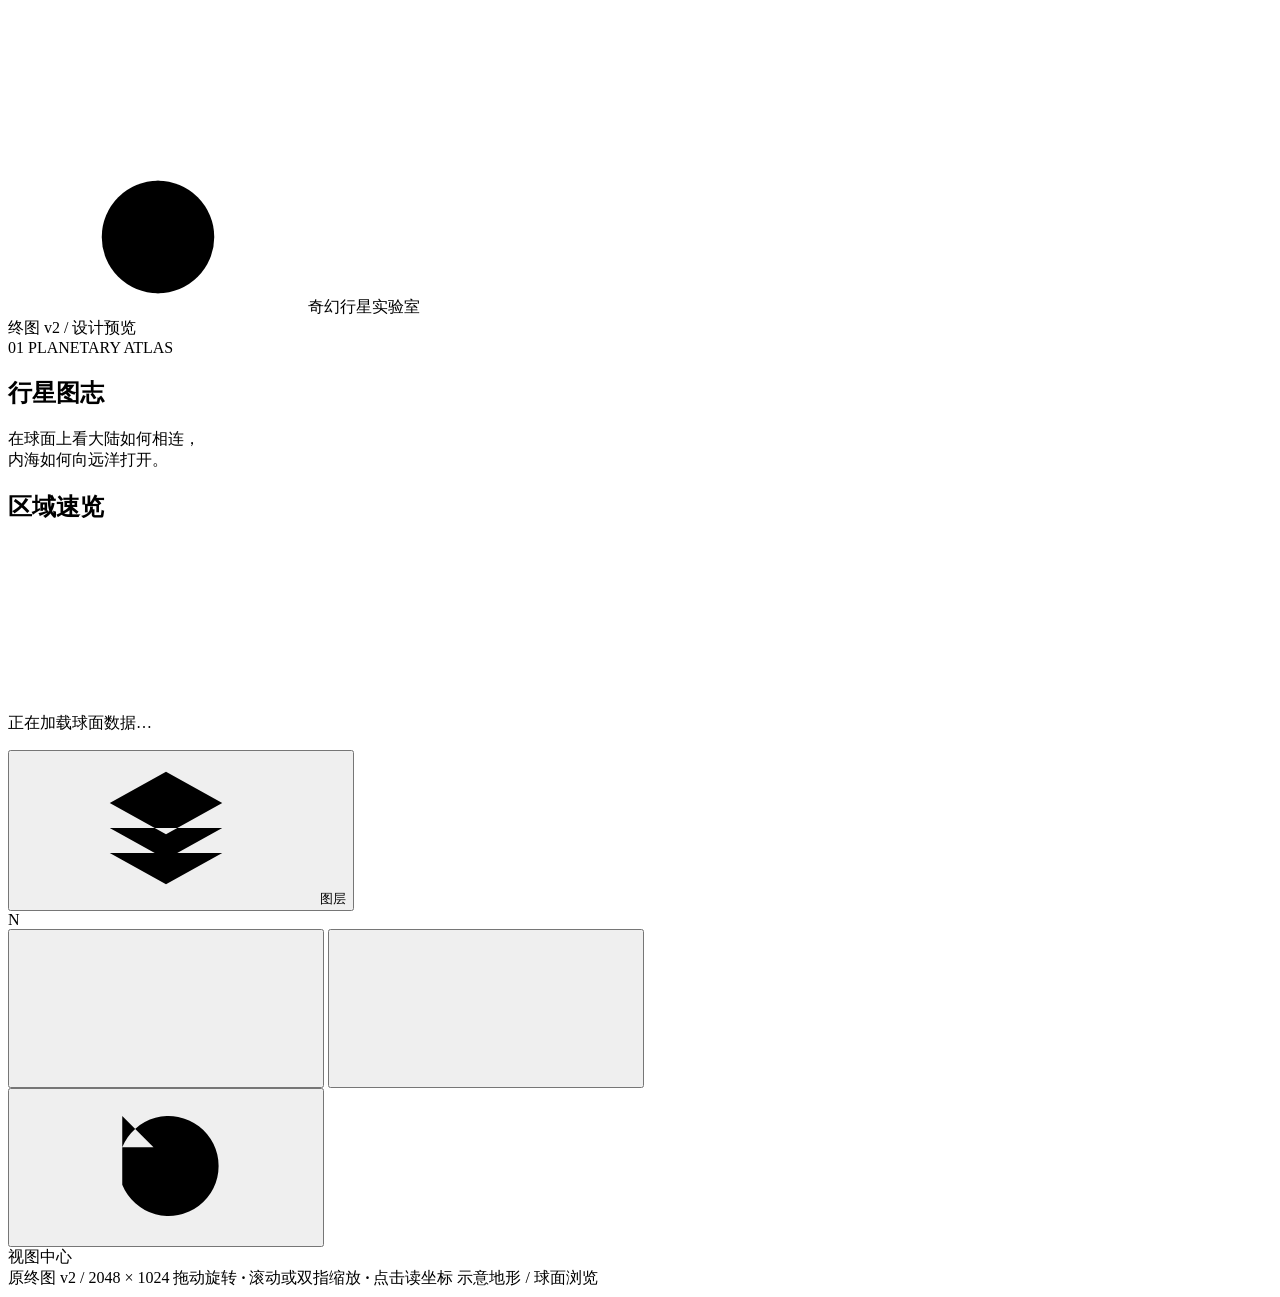
<file: viewer/index.html>
<!doctype html>
<html lang="zh-CN">
<head>
  <meta charset="utf-8">
  <meta name="viewport" content="width=device-width, initial-scale=1">
  <meta name="theme-color" content="#0b1319">
  <title>行星图志 · 终图 v2</title>
  <style><!-- STYLE --></style>
</head>
<body>
  <svg class="symbols" xmlns="http://www.w3.org/2000/svg" aria-hidden="true">
    <symbol id="globe-icon" viewBox="0 0 24 24"><circle cx="12" cy="12" r="9"/><ellipse cx="12" cy="12" rx="4" ry="9"/><path d="M3 12h18"/></symbol>
    <symbol id="layers-icon" viewBox="0 0 24 24"><path d="m12 3 9 5-9 5-9-5 9-5Zm-9 9 9 5 9-5M3 16l9 5 9-5"/></symbol>
    <symbol id="reset-icon" viewBox="0 0 24 24"><path d="M5 9a8 8 0 1 1 0 6M5 4v5h5"/></symbol>
    <symbol id="plus-icon" viewBox="0 0 24 24"><path d="M6 12h12M12 6v12"/></symbol>
    <symbol id="minus-icon" viewBox="0 0 24 24"><path d="M6 12h12"/></symbol>
    <symbol id="arrow-icon" viewBox="0 0 24 24"><path d="M5 12h13m-5-5 5 5-5 5"/></symbol>
  </svg>
  <header class="masthead">
    <div class="brand"><span class="brand-mark"><svg class="icon"><use href="#globe-icon"/></svg></span>奇幻行星实验室</div>
    <span class="edition"><i></i> 终图 v2 <span class="edition-divider">/</span> <span id="edition-mode">设计预览</span></span>
  </header>
  <main>
    <section class="intro" aria-labelledby="title">
      <div class="eyebrow"><span>01</span> PLANETARY ATLAS</div>
      <h1 id="title">行星图志</h1>
      <p class="lede">在球面上看大陆如何相连，<br>内海如何向远洋打开。</p>
      <nav aria-label="区域速览">
        <h2>区域速览</h2>
        <div id="views"></div>
      </nav>
    </section>
    <section class="viewport" aria-label="终图 v2 交互地球仪">
      <div class="orbital-guide" aria-hidden="true"></div>
      <div id="scene" tabindex="0" aria-label="拖动旋转，滚动缩放。也可使用方向键、加减键与 Home 键。">
        <canvas id="surface" aria-hidden="true"></canvas>
        <svg id="graticule" aria-hidden="true" hidden><path id="grid-lines"/></svg>
        <div id="pin" hidden></div>
      </div>
      <p class="loading" id="status" role="status">正在加载球面数据…</p>
      <div class="layer-control">
        <button class="tool layer-toggle" id="layer-toggle" type="button" aria-expanded="false" aria-controls="layers">
          <svg class="icon"><use href="#layers-icon"/></svg> 图层
        </button>
        <section class="layers" id="layers" aria-label="地图图层" hidden>
          <fieldset>
            <legend>底图</legend>
            <div id="base-layers"></div>
          </fieldset>
          <div id="legend" aria-label="当前底图图例"></div>
          <label class="grid-toggle"><input type="checkbox" id="grid"> 经纬网</label>
          <p class="method" id="method"></p>
        </section>
      </div>
      <div class="map-tools" aria-label="球面导航">
        <div class="north" title="北向上">N<span></span></div>
        <div class="zoom">
          <button class="tool" type="button" id="zoom-in" aria-label="放大" title="放大"><svg class="icon"><use href="#plus-icon"/></svg></button>
          <button class="tool" type="button" id="zoom-out" aria-label="缩小" title="缩小"><svg class="icon"><use href="#minus-icon"/></svg></button>
        </div>
        <button class="tool reset" type="button" id="reset" aria-label="复位全球视角" title="复位全球视角"><svg class="icon"><use href="#reset-icon"/></svg></button>
      </div>
      <div class="map-caption">
        <span id="coordinates">视图中心</span>
        <div class="scale" id="scale" aria-label="视图中心比例尺"></div>
      </div>
    </section>
  </main>
  <footer>
    <span><i></i> 原终图 v2 <span class="edition-divider">/</span> <span id="resolution">2048 × 1024</span></span>
    <span class="gestures">拖动旋转 <b>·</b> 滚动或双指缩放 <b>·</b> 点击读坐标</span>
    <span><span id="layer-name">示意地形</span> <span class="edition-divider">/</span> 球面浏览</span>
  </footer>
  <noscript><p class="loading">请启用 JavaScript 以查看地球仪。</p></noscript>
  <script id="world" type="application/json"><!-- WORLD --></script>
  <script><!-- APP --></script>
</body>
</html>
</file>
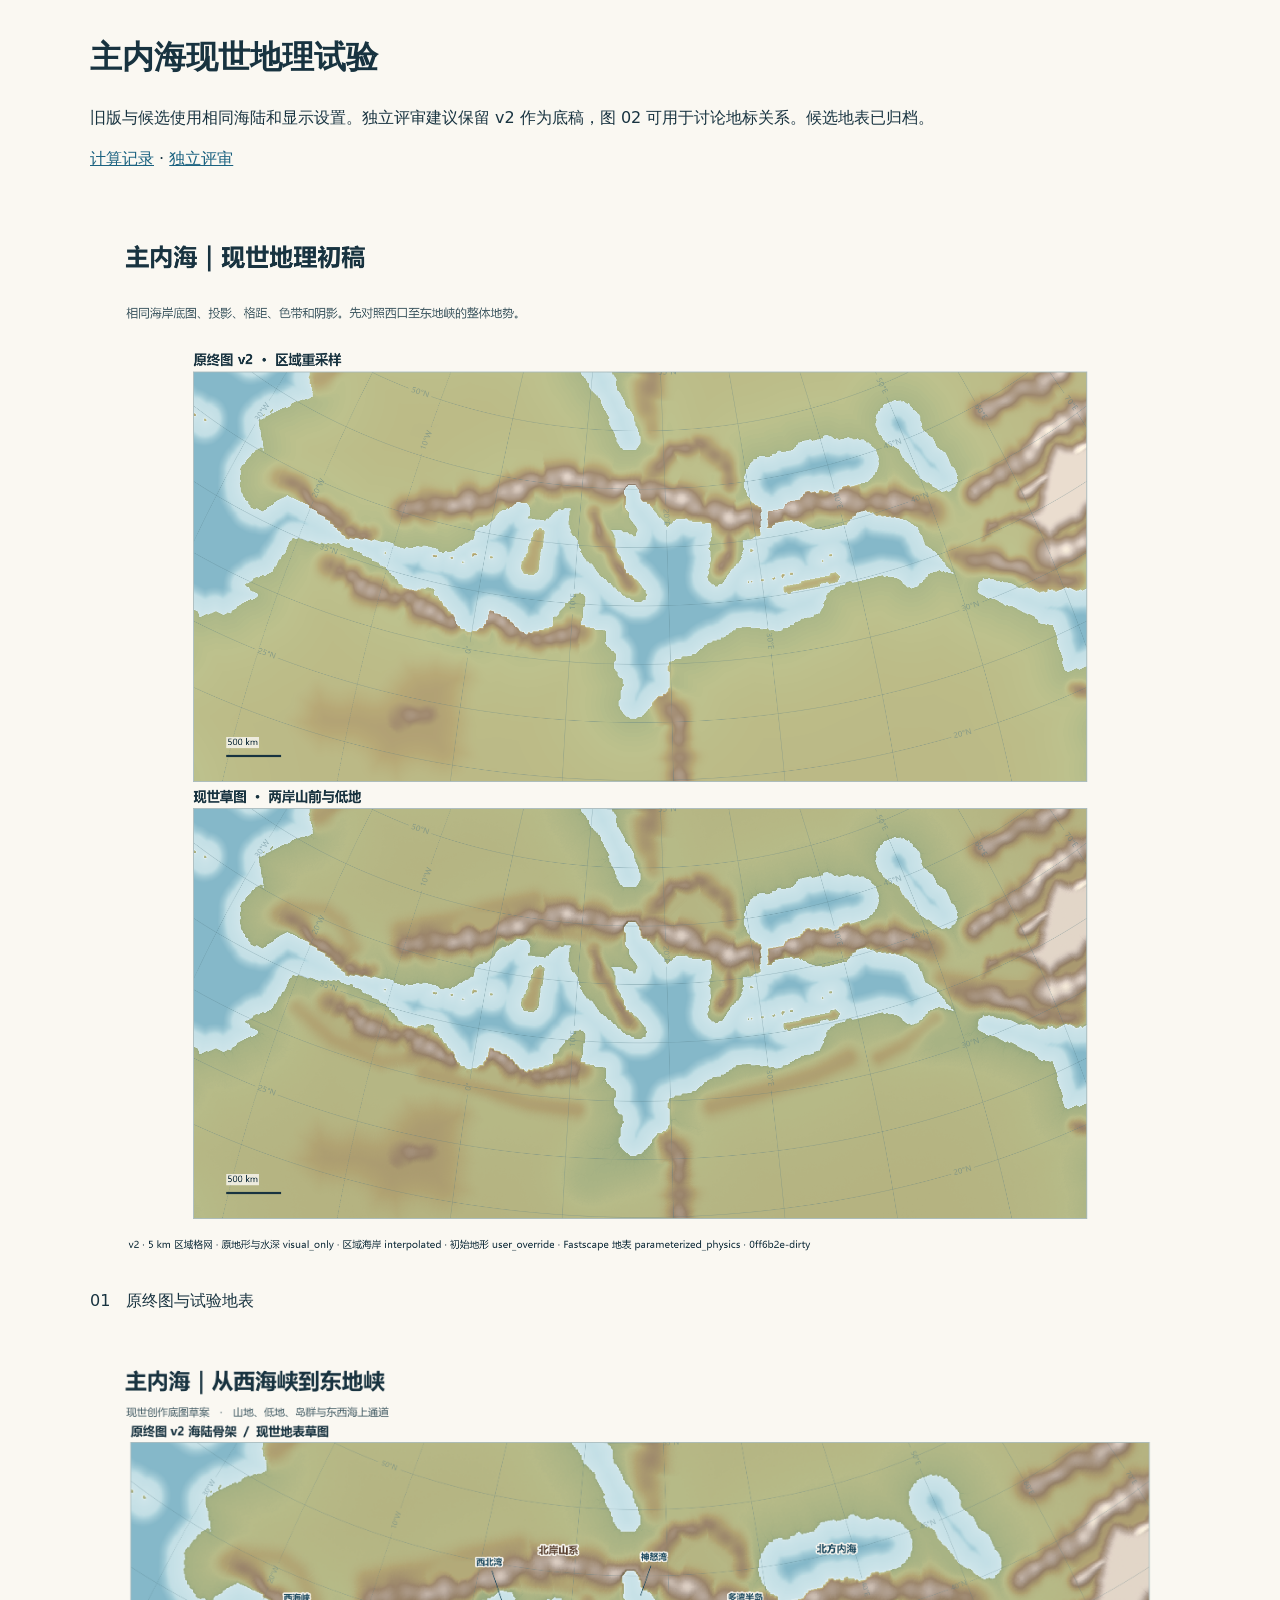
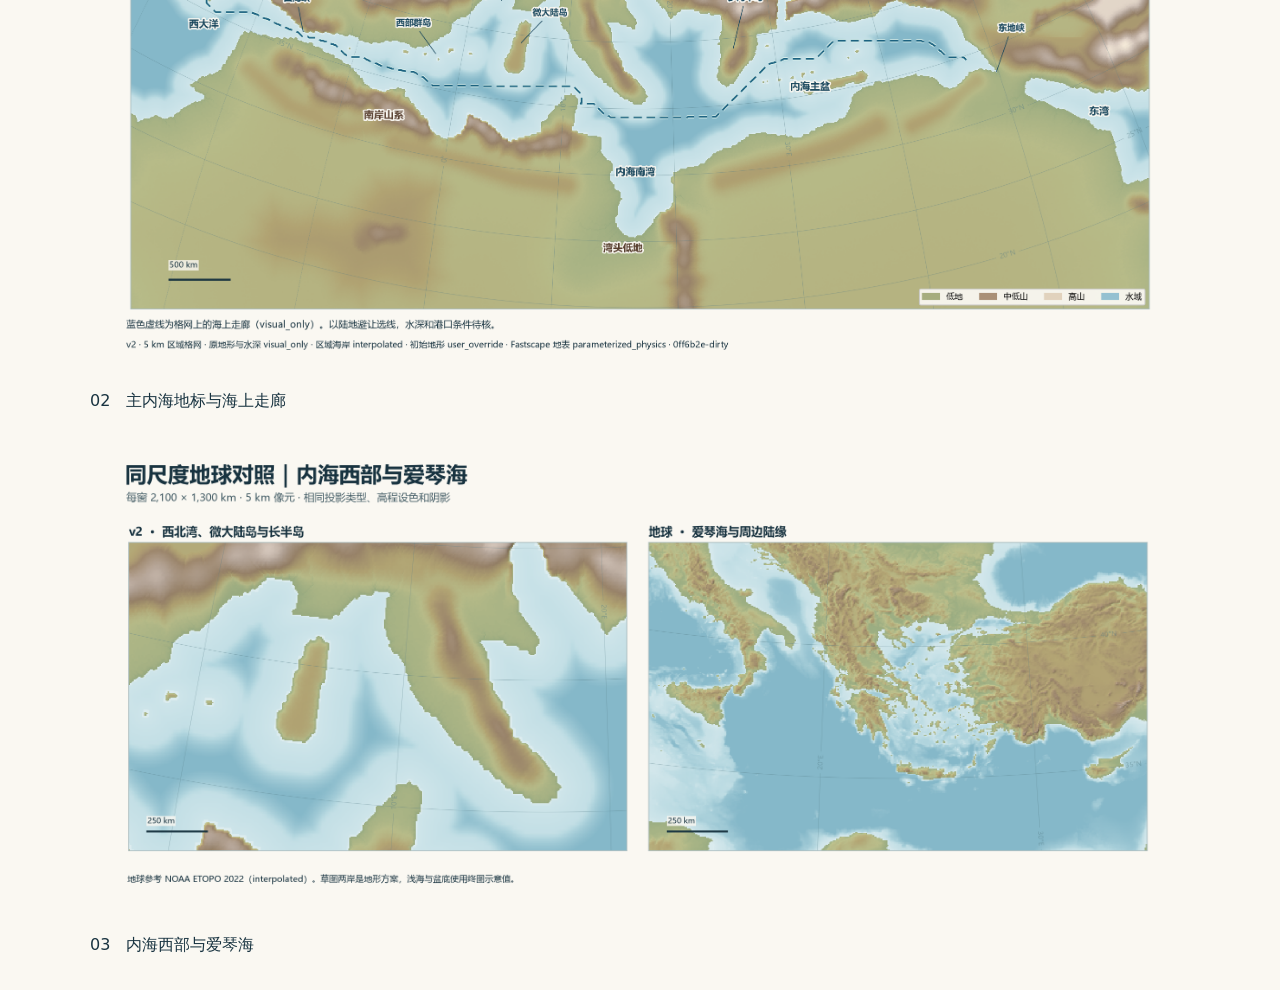
<file: figures/design/v2/present_inland_sea/index.html>
<!doctype html>
<html lang="zh-CN">
<meta charset="utf-8">
<meta name="viewport" content="width=device-width, initial-scale=1">
<title>主内海现世地理试验</title>
<style>
  body { margin: 2rem auto; max-width: 1100px; padding: 0 1rem; color: #183340; background: #faf8f2; font: 16px/1.6 system-ui, sans-serif; }
  figure { margin: 2rem 0; }
  img { display: block; width: 100%; height: auto; }
  a { color: #1b6280; }
</style>
<h1>主内海现世地理试验</h1>
<p>旧版与候选使用相同海陆和显示设置。独立评审建议保留 v2 作为底稿，图 02 可用于讨论地标关系。候选地表已归档。</p>
<p><a href="metrics.json">计算记录</a> · <a href="../../../../reviews/present_inland_sea_2026-11-05_1.md">独立评审</a></p>
<figure><a href="01_before_after.png"><img src="01_before_after.png" alt="主内海原 v2 与试验地表的同尺度比较"></a><figcaption>01　原终图与试验地表</figcaption></figure>
<figure><a href="02_present_map.png"><img src="02_present_map.png" alt="主内海主要地标和水面通道标注图"></a><figcaption>02　主内海地标与海上走廊</figcaption></figure>
<figure><a href="03_earth_comparison.png"><img src="03_earth_comparison.png" alt="内海西部与爱琴海的同尺度地形对照"></a><figcaption>03　内海西部与爱琴海</figcaption></figure>
</file>
